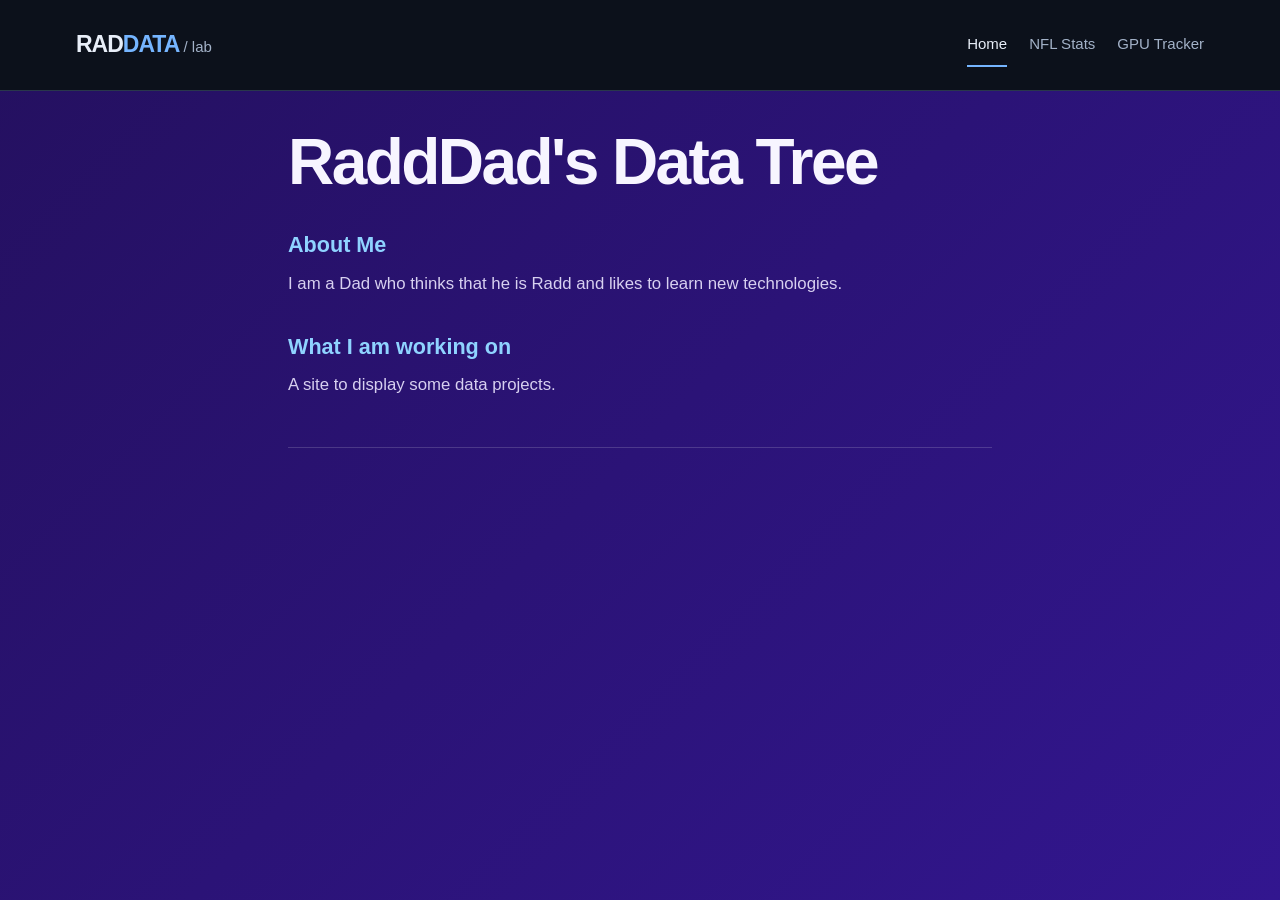
<file: index.html>
<!DOCTYPE html>
<html lang="en">
<head>
    <meta charset="UTF-8">
    <meta name="viewport" content="width=device-width, initial-scale=1.0">
    <link rel="stylesheet" href="main.css">
    <link rel="stylesheet" href="site-nav.css">
    <title>Radd Dad's Data</title>
</head>

<body class="has-site-nav">
  <a class="site-skip" href="#main-content">Skip to content</a>
  <header class="site-header">
    <div class="site-header-inner">
      <a class="wordmark" href="index.html" aria-label="RadData home">RAD<span>DATA</span><small> / lab</small></a>
      <nav aria-label="Main navigation">
        <a href="index.html" aria-current="page">Home</a>
        <a href="nfl-stats.html">NFL Stats</a>
        <a href="gpu-tracker.html">GPU Tracker</a>
      </nav>
    </div>
  </header>
  <main id="main-content" class="site-content">

    <h1>RaddDad's Data Tree</h1>

    <h2>About Me</h2>
    <p>
        I am a Dad who thinks that he is Radd and likes to learn new technologies.
    </p>

    <h2>What I am working on</h2>
    <p>
        A site to display some data projects.
    </p>




    <footer></footer>



  </main>
</body>
</html>
</file>
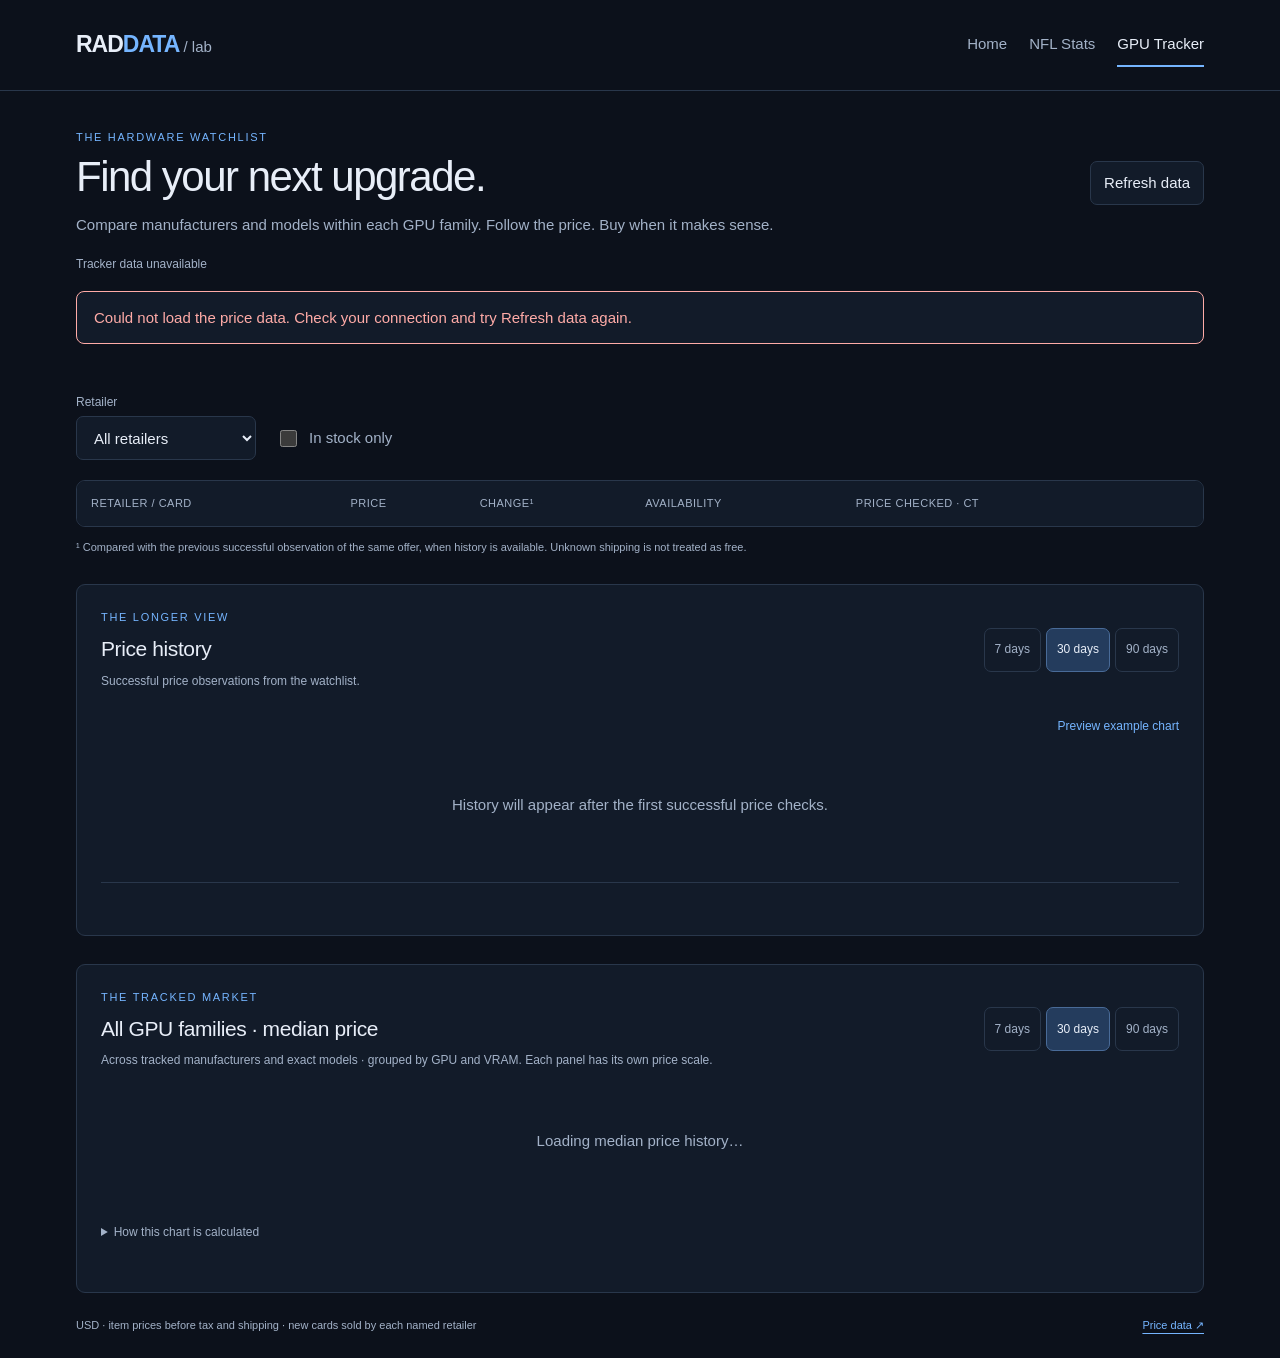
<file: gpu-tracker.html>
<!DOCTYPE html>
<html lang="en">
<head>
  <meta charset="UTF-8">
  <meta name="viewport" content="width=device-width, initial-scale=1.0">
  <meta name="description" content="Compare GPU prices and availability across Micro Center, Newegg, Best Buy, and B&H, with dated price history.">
  <title>GPU Price Tracker · RadData</title>
  <link rel="stylesheet" href="gpu-tracker.css">
  <link rel="stylesheet" href="site-nav.css">
  <script type="module" src="gpu-tracker.js?v=20261110-panels"></script>
</head>
<body class="has-site-nav">
  <a class="skip-link" href="#tracker">Skip to GPU prices</a>
  <header class="site-header">
    <div class="site-header-inner">
      <a class="wordmark" href="index.html" aria-label="RadData home">RAD<span>DATA</span><small> / lab</small></a>
      <nav aria-label="Main navigation">
        <a href="index.html">Home</a>
        <a href="nfl-stats.html">NFL Stats</a>
        <a href="gpu-tracker.html" aria-current="page">GPU Tracker</a>
      </nav>
    </div>
  </header>
  <main id="tracker">
    <div class="hero">
      <div><p class="eyebrow">The hardware watchlist</p><h1>Find your next upgrade.</h1><p class="intro">Compare manufacturers and models within each GPU family. Follow the price. Buy when it makes sense.</p></div>
      <button type="button" id="refresh" class="secondary-button">Refresh data</button>
    </div>
    <p id="data-status" class="data-status" role="status" aria-live="polite">Loading the watchlist…</p>
    <div id="load-error" class="notice error" role="alert" hidden></div>
    <div id="collection-notice" class="notice" hidden></div>
    <noscript><p class="notice">Enable JavaScript to load the retailer table and price chart. You can also <a href="https://github.com/RadDadd/gpu-price-tracker">view the source data</a>.</p></noscript>
    <section aria-label="Choose a GPU family and memory capacity">
      <div id="card-picker" class="card-picker" role="group" aria-label="GPU families"></div>
    </section>
    <div class="filters">
      <label class="filter-field" for="retailer-filter"><span>Retailer</span><select id="retailer-filter"><option value="all">All retailers</option></select></label>
      <label class="stock-filter"><input type="checkbox" id="stock-filter"> In stock only</label>
      <p id="offer-count" class="offer-count" aria-live="polite"></p>
    </div>
    <section class="comparison" aria-label="Retailer price comparison" aria-busy="true" id="comparison">
      <table>
        <caption class="sr-only">Exact-model retailer offers within the selected GPU family and memory capacity. Prices exclude tax and shipping. Dates use Central Time.</caption>
        <thead><tr><th scope="col">Retailer / card</th><th scope="col">Price</th><th scope="col">Change¹</th><th scope="col">Availability</th><th scope="col">Price checked · CT</th><th scope="col"><span class="sr-only">Actions</span></th></tr></thead>
        <tbody id="price-rows"></tbody>
      </table>
      <p id="table-empty" class="empty" hidden>No offers match these filters.</p>
    </section>
    <p class="table-note">¹ Compared with the previous successful observation of the same offer, when history is available. Unknown shipping is not treated as free.</p>
    <section class="history-panel" aria-labelledby="history-title">
      <div class="history-heading"><div><p class="eyebrow">The longer view</p><h2 id="history-title">Price history</h2><p id="history-description">Successful price observations from the watchlist.</p></div><div class="periods" role="group" aria-label="History date range"><button type="button" data-days="7" aria-pressed="false">7 days</button><button type="button" data-days="30" aria-pressed="true">30 days</button><button type="button" data-days="90" aria-pressed="false">90 days</button></div></div>
      <div class="history-toolbar"><div id="chart-legend" class="chart-legend" role="group" aria-label="Retailers shown in chart"></div><button id="demo-toggle" type="button" class="text-button" aria-pressed="false">Preview example chart</button></div>
      <p id="history-message" class="chart-message" role="status" aria-live="polite">History will appear after the first successful price checks.</p>
      <div class="chart-container" id="chart-container" hidden><svg id="price-chart" role="img" aria-labelledby="chart-title chart-desc"></svg><div id="chart-tooltip" class="chart-tooltip" role="status" aria-live="polite" hidden></div></div>
      <p class="chart-note" id="chart-note"></p>
      <details id="history-values" hidden><summary>View chart values</summary><div class="history-table-wrap"><table><thead><tr><th scope="col">Retailer</th><th scope="col">Price</th><th scope="col">Date · CT</th><th scope="col">Availability</th></tr></thead><tbody id="history-value-rows"></tbody></table></div></details>
      <div id="card-specs" class="card-specs" aria-label="Selected card specifications"></div>
      <p id="specs-note" class="specs-note"></p>
    </section>
    <section class="history-panel" aria-labelledby="median-title">
      <div class="history-heading"><div><p class="eyebrow">The tracked market</p><h2 id="median-title">All GPU families · median price</h2><p>Across tracked manufacturers and exact models · grouped by GPU and VRAM. Each panel has its own price scale.</p></div><div class="periods" role="group" aria-label="All cards date range"><button type="button" data-median-days="7" aria-pressed="false">7 days</button><button type="button" data-median-days="30" aria-pressed="true">30 days</button><button type="button" data-median-days="90" aria-pressed="false">90 days</button></div></div>
      <div class="history-toolbar"><div id="median-legend" class="chart-legend" role="group" aria-label="GPU models shown in median chart"></div></div>
      <p id="median-message" class="chart-message" role="status" aria-live="polite">Loading median price history…</p>
      <div class="chart-container" id="median-container" hidden><svg id="median-price-chart" role="img" aria-labelledby="median-chart-title median-chart-desc"></svg><div id="median-tooltip" class="chart-tooltip" role="status" aria-live="polite" hidden></div></div>
      <details class="median-method"><summary>How this chart is calculated</summary><p class="chart-note" id="median-note">Each point is a single collection run; no previous prices are carried forward. Stale, unavailable, and marketplace offers are excluded. No qualifying retailers leaves a gap; one retailer is labeled explicitly. Independent of the retailer and stock filters above.</p></details>
      <details id="median-values" hidden><summary>View median chart values</summary><div class="history-table-wrap"><table><thead><tr><th scope="col">GPU family</th><th scope="col">Median</th><th scope="col">Lowest–highest</th><th scope="col">Sample coverage</th><th scope="col">Date · CT</th></tr></thead><tbody id="median-value-rows"></tbody></table></div></details>
    </section>
    <footer><p>USD · item prices before tax and shipping · new cards sold by each named retailer</p><p><a href="https://github.com/RadDadd/gpu-price-tracker" target="_blank" rel="noopener noreferrer">Price data ↗</a></p></footer>
  </main>
</body>
</html>
</file>
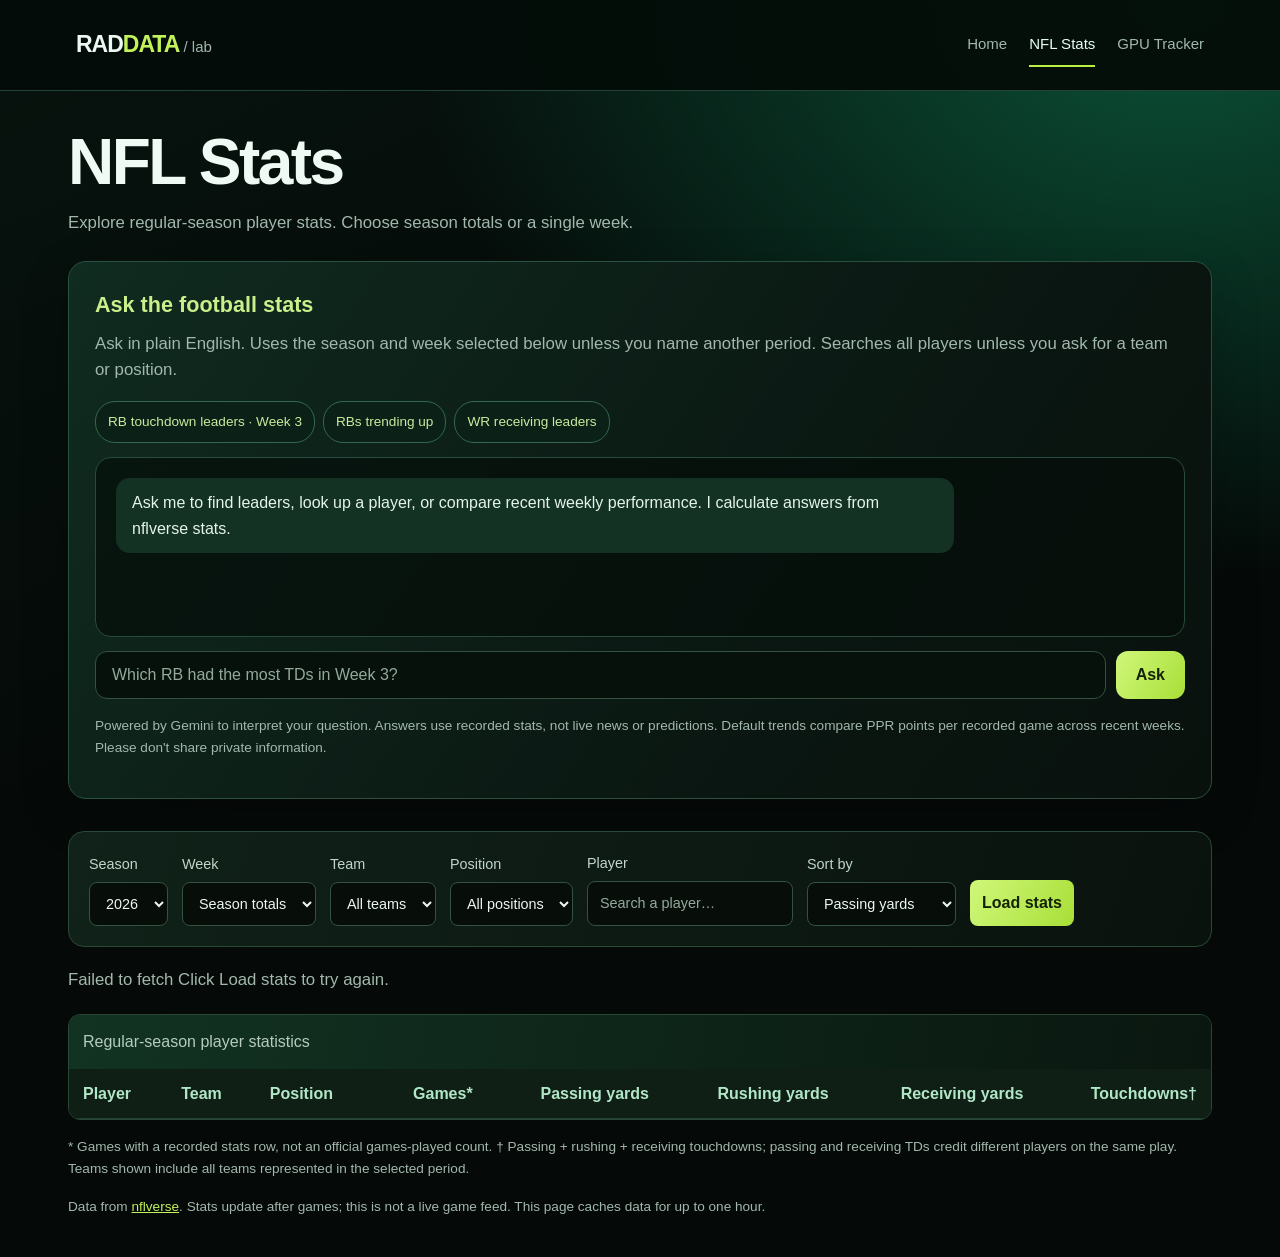
<file: nfl-stats.html>
<!DOCTYPE html>
<html lang="en">
<head>
    <meta charset="UTF-8">
    <meta name="viewport" content="width=device-width, initial-scale=1.0">
    <link rel="stylesheet" href="main.css">
    <link rel="stylesheet" href="nfl-stats.css?v=20261105-emerald-lime">
    <link rel="stylesheet" href="site-nav.css">
    <script src="nfl-stats.js" defer></script>
    <script src="nfl-chat.js" defer></script>
    <title>NFL Stats | RaddDad's Data</title>
</head>
<body class="nfl-page has-site-nav">
  <a class="site-skip" href="#main-content">Skip to content</a>
  <header class="site-header">
    <div class="site-header-inner">
      <a class="wordmark" href="index.html" aria-label="RadData home">RAD<span>DATA</span><small> / lab</small></a>
      <nav aria-label="Main navigation">
        <a href="index.html">Home</a>
        <a href="nfl-stats.html" aria-current="page">NFL Stats</a>
        <a href="gpu-tracker.html">GPU Tracker</a>
      </nav>
    </div>
  </header>
    <main id="main-content" class="site-content">
        <h1>NFL Stats</h1>
        <p>Explore regular-season player stats. Choose season totals or a single week.</p>
        <section class="chat-section nfl-chat" aria-labelledby="chatTitle">
            <h2 id="chatTitle">Ask the football stats</h2>
            <p>Ask in plain English. Uses the season and week selected below unless you name another period. Searches all players unless you ask for a team or position.</p>
            <div class="chat-examples" aria-label="Example questions">
                <button type="button" data-question="Which RB had the most touchdowns in Week 3?">RB touchdown leaders · Week 3</button>
                <button type="button" data-question="Which running backs are trending up?">RBs trending up</button>
                <button type="button" data-question="Which WR has the most receiving yards?">WR receiving leaders</button>
            </div>
            <div class="chat-window" id="chatWindow" role="log" aria-label="Football chat messages" aria-live="polite">
                <div class="message assistant-message">Ask me to find leaders, look up a player, or compare recent weekly performance. I calculate answers from nflverse stats.</div>
            </div>
            <form class="chat-form" id="chatForm">
                <input type="text" id="chatInput" placeholder="Which RB had the most TDs in Week 3?" maxlength="1200" autocomplete="off" required aria-label="Your football stats question">
                <button type="submit" id="chatSend">Ask</button>
            </form>
            <p class="stats-note">Powered by Gemini to interpret your question. Answers use recorded stats, not live news or predictions. Default trends compare PPR points per recorded game across recent weeks. Please don't share private information.</p>
        </section>
        <form id="statsFilters" class="stats-filters">
            <label>Season<select id="season" name="season"></select></label>
            <label>Week<select id="week" name="week"><option value="all">Season totals</option></select></label>
            <label>Team<select id="team"><option value="all">All teams</option></select></label>
            <label>Position<select id="position"><option value="all">All positions</option><option>QB</option><option>RB</option><option>WR</option><option>TE</option><option>FB</option></select></label>
            <label>Player<input id="playerSearch" type="search" placeholder="Search a player…" maxlength="100"></label>
            <label>Sort by<select id="sort"><option value="passingYards">Passing yards</option><option value="rushingYards">Rushing yards</option><option value="receivingYards">Receiving yards</option><option value="touchdowns">Touchdowns</option><option value="name">Player name</option></select></label>
            <button id="loadStats" type="submit">Load stats</button>
        </form>
        <p id="statsStatus" role="status" aria-live="polite">Loading NFL stats…</p>
        <div class="table-scroll" tabindex="0" role="region" aria-label="NFL player stats table; scroll horizontally for more columns">
            <table id="statsTable" aria-busy="true">
                <caption id="statsCaption">Regular-season player statistics</caption>
                <thead><tr>
                    <th scope="col">Player</th><th scope="col">Team</th><th scope="col">Position</th><th scope="col">Games*</th>
                    <th scope="col">Passing yards</th><th scope="col">Rushing yards</th><th scope="col">Receiving yards</th><th scope="col">Touchdowns†</th>
                </tr></thead>
                <tbody id="statsBody"></tbody>
            </table>
        </div>
        <p class="stats-note">* Games with a recorded stats row, not an official games-played count. † Passing + rushing + receiving touchdowns; passing and receiving TDs credit different players on the same play. Teams shown include all teams represented in the selected period.</p>
        <p class="stats-note">Data from <a href="https://github.com/nflverse/nflverse-data">nflverse</a>. Stats update after games; this is not a live game feed. This page caches data for up to one hour.</p>
        <p id="dataTime" class="stats-note"></p>
        <noscript><p>Enable JavaScript to load player stats.</p></noscript>
    </main>
</body>
</html>
</file>
<file: main.css>
:root {
    --bg: #32168f;
    --bg-deep: #24105f;
    --surface: rgba(255, 255, 255, 0.08);
    --text: #f7f5ff;
    --muted: #d7d0f0;
    --accent: #8fd3ff;
    --border: rgba(255, 255, 255, 0.16);
}

* {
    box-sizing: border-box;
}

html {
    min-height: 100%;
    background: linear-gradient(135deg, var(--bg-deep), var(--bg));
}

body {
    margin: 0;
    min-height: 100vh;
    padding: 48px 24px;
    font-family: Arial, Helvetica, sans-serif;
    color: var(--text);
    background: transparent;
    line-height: 1.6;
}

body > * {
    width: min(760px, 100%);
    margin-left: auto;
    margin-right: auto;
}

h1 {
    margin: 0 0 32px;
    font-size: clamp(2.25rem, 6vw, 4rem);
    line-height: 1.05;
    letter-spacing: -0.04em;
}

h2 {
    margin-top: 32px;
    margin-bottom: 8px;
    color: var(--accent);
    font-size: 1.35rem;
}

p {
    margin-top: 0;
    color: var(--muted);
    font-size: 1.05rem;
}

footer {
    margin-top: 48px;
    padding-top: 20px;
    border-top: 1px solid var(--border);
}

@media (max-width: 600px) {
    body {
        padding: 32px 18px;
    }
}

.chat-section {
    margin-top: 48px;
}

.chat-window {
    min-height: 320px;
    max-height: 480px;
    overflow-y: auto;
    padding: 20px;
    border: 1px solid var(--border);
    border-radius: 16px;
    background: var(--surface);
    backdrop-filter: blur(10px);
}

.message {
    width: fit-content;
    max-width: 80%;
    margin-bottom: 14px;
    padding: 12px 16px;
    border-radius: 14px;
}

.assistant-message {
    margin-right: auto;
    background: rgba(255, 255, 255, 0.12);
    color: var(--text);
}

.user-message {
    margin-left: auto;
    background: var(--accent);
    color: #111;
}

.chat-form {
    display: flex;
    gap: 10px;
    margin-top: 14px;
}

.chat-form input {
    flex: 1;
    padding: 14px 16px;
    border: 1px solid var(--border);
    border-radius: 12px;
    font-size: 1rem;
    background: rgba(255, 255, 255, 0.08);
    color: var(--text);
    outline: none;
}

.chat-form input::placeholder {
    color: var(--muted);
}

.chat-form input:focus {
    border-color: var(--accent);
}

.chat-form button {
    padding: 14px 20px;
    border: none;
    border-radius: 12px;
    font-size: 1rem;
    cursor: pointer;
    background: var(--accent);
    color: #111;
}

.chat-form button:hover {
    opacity: 0.9;
}

.chat-form button:disabled {
    opacity: 0.6;
    cursor: wait;
}
</file>
<file: site-nav.css>
/* Shared navigation for every public page. Load after page styles. */
body.has-site-nav { padding: 0; }
.has-site-nav > .site-header {
  box-sizing: border-box;
  width: 100%;
  max-width: none;
  margin: 0;
  padding: 0;
  color: #e8eef8;
  background: #0c111b;
  border-bottom: 1px solid #29374b;
  font: 15px/1.55 Arial, Helvetica, sans-serif;
}
.site-header-inner {
  box-sizing: border-box;
  max-width: 1184px;
  margin: 0 auto;
  padding: 23px 28px;
  display: flex;
  align-items: center;
  justify-content: space-between;
  flex-wrap: wrap;
  gap: 20px;
}
.site-header .wordmark {
  color: #e8eef8;
  font-size: 23px;
  font-weight: 600;
  letter-spacing: -1px;
  text-decoration: none;
  white-space: nowrap;
}
.site-header .wordmark span { color: #75b5ff; }
.site-header .wordmark small { color: #a3b2c8; font-size: 15px; font-weight: 400; letter-spacing: 0; }
.site-header nav { display: flex; flex-wrap: wrap; align-items: center; gap: 22px; margin: 0; padding: 0; }
.site-header nav a {
  box-sizing: border-box;
  min-height: 44px;
  display: inline-flex;
  align-items: center;
  padding: 8px 0;
  border-bottom: 2px solid transparent;
  color: #a3b2c8;
  font-size: 15px;
  font-weight: 400;
  letter-spacing: normal;
  text-decoration: none;
  white-space: nowrap;
}
.site-header nav a:hover { color: #e8eef8; }
.site-header nav a[aria-current="page"] { color: #e8eef8; border-bottom-color: #75b5ff; }
.site-header a:focus-visible, .site-skip:focus-visible { outline: 2px solid #75b5ff; outline-offset: 4px; }
.site-content { box-sizing: border-box; padding: 38px 28px 24px; }
.site-skip { position: absolute; top: 8px; left: 8px; width: auto; padding: 10px; color: #75b5ff; background: #121b29; transform: translateY(-160%); z-index: 5; }
.site-skip:focus { transform: none; }
@media (max-width: 760px) {
  .site-header-inner { padding: 18px; gap: 12px; }
  .site-header nav { gap: 18px; margin-left: auto; }
  .site-header nav a { font-size: 13px; }
  .site-content { padding: 28px 16px 20px; }
}
</file>
<file: gpu-tracker.css>
:root {
  color-scheme: dark;
  --bg: #0c111b;
  --panel: #121b29;
  --line: #29374b;
  --text: #e8eef8;
  --muted: #a3b2c8;
  --blue: #75b5ff;
  --green: #79ddba;
  --amber: #f0cb8b;
  --red: #ffaba7;
}
* { box-sizing: border-box; }
[hidden] { display: none !important; }
body { margin: 0; background: var(--bg); color: var(--text); font: 15px/1.55 Arial, Helvetica, sans-serif; }
a { color: var(--blue); text-underline-offset: 4px; }
button, input, select { font: inherit; }
button, select { min-height: 44px; }
button, a, select, input { -webkit-tap-highlight-color: transparent; }
button { cursor: pointer; }
button:disabled { cursor: wait; opacity: .65; }
:focus-visible { outline: 2px solid var(--blue); outline-offset: 4px; }
.skip-link { position: absolute; top: 8px; left: 8px; padding: 10px; background: var(--panel); transform: translateY(-150%); z-index: 5; }
.skip-link:focus { transform: none; }
main { max-width: 1184px; margin: auto; padding: 38px 28px 24px; }
.hero { display: flex; flex-wrap: wrap; justify-content: space-between; align-items: center; gap: 18px; }
.eyebrow { text-transform: uppercase; letter-spacing: 1.7px; color: var(--blue); font-size: 11px; margin: 0 0 7px; }
h1 { margin: 0 0 12px; font-size: clamp(29px, 4vw, 42px); font-weight: 500; letter-spacing: -1.5px; line-height: 1.15; }
h2 { margin: 0 0 6px; font-size: 21px; font-weight: 500; letter-spacing: -.4px; }
p { margin: 0; }
.intro, .data-status, .offer-count, .table-note, .history-heading p:not(.eyebrow), footer, .specs-note, .chart-note { color: var(--muted); }
.data-status { margin: 18px 0 0; font-size: 12px; }
.secondary-button, select, .periods button { background: var(--panel); color: var(--text); border: 1px solid var(--line); border-radius: 7px; padding: 8px 13px; }
.secondary-button:hover, .periods button:hover { border-color: var(--blue); }
.notice { padding: 14px 17px; border: 1px solid var(--line); background: var(--panel); color: var(--muted); border-radius: 8px; margin-top: 18px; }
.error { border-color: var(--red); color: var(--red); }
.card-picker { display: flex; gap: 12px; flex-wrap: wrap; margin: 25px 0 24px; }
.gpu-choice { flex: 1; min-width: min(240px, 100%); padding: 15px 19px; text-align: left; color: var(--muted); background: var(--panel); border: 1px solid var(--line); border-radius: 8px; }
.gpu-choice[aria-pressed=true] { background: #15253c; border-color: var(--blue); color: var(--text); }
.gpu-choice strong { display: block; font-size: 17px; font-weight: 500; margin-bottom: 3px; }
.gpu-choice small { color: var(--muted); font-size: 12px; }
.filters { display: flex; gap: 20px; flex-wrap: wrap; align-items: end; margin-bottom: 20px; }
.filter-field { display: grid; gap: 4px; }
.filter-field span { font-size: 12px; color: var(--muted); }
select { min-width: 180px; }
.stock-filter { display: flex; align-items: center; gap: 9px; min-height: 44px; color: var(--muted); }
.stock-filter input { width: 17px; height: 17px; accent-color: var(--blue); }
.offer-count { margin-left: auto; font-size: 12px; padding-bottom: 12px; }
.comparison { border: 1px solid var(--line); border-radius: 9px; overflow: hidden; }
table { border-collapse: collapse; width: 100%; font-size: 13px; }
th { background: var(--panel); color: var(--muted); font-size: 11px; font-weight: 500; letter-spacing: .5px; text-transform: uppercase; text-align: left; padding: 14px; }
td { padding: 18px 14px; border-top: 1px solid var(--line); vertical-align: middle; }
td small { display: block; font-size: 11px; color: var(--muted); margin-top: 4px; }
.retailer-name { font-weight: 500; }
.price { font-size: 20px; font-variant-numeric: tabular-nums; white-space: nowrap; }
.best, .in-stock, .price-drop { color: var(--green); }
.best { font-size: 11px; display: block; margin-top: 3px; }
.price-rise { color: var(--red); }
.pending, .out-of-stock { color: var(--muted); }
.stale, .preorder { color: var(--amber); }
.time-cell { font-variant-numeric: tabular-nums; }
.time-cell time { white-space: nowrap; }
.row-actions { display: flex; gap: 10px; align-items: center; flex-wrap: wrap; }
.row-actions button, .text-button { border: 0; padding: 8px 0; background: transparent; color: var(--blue); }
.row-actions a { white-space: nowrap; }
.row-selected { background: #122035; }
.table-note { font-size: 11px; margin-top: 12px; }
.empty { padding: 30px 18px; text-align: center; color: var(--muted); }
.history-panel { margin-top: 28px; padding: 24px; border: 1px solid var(--line); border-radius: 9px; background: var(--panel); }
.history-heading, .history-toolbar { display: flex; justify-content: space-between; align-items: center; gap: 16px; flex-wrap: wrap; }
.history-heading p:not(.eyebrow) { font-size: 12px; }
.periods { display: flex; gap: 5px; }
.periods button { color: var(--muted); padding: 6px 10px; font-size: 12px; }
.periods button[aria-pressed=true] { background: #243c5d; color: var(--text); border-color: #496b98; }
.history-toolbar { margin-top: 14px; }
.chart-legend { display: flex; flex-wrap: wrap; gap: 4px 18px; }
.legend-button { background: transparent; border: 0; color: var(--text); display: flex; gap: 7px; align-items: center; font-size: 12px; padding: 6px 0; }
.legend-button[aria-pressed=false] { opacity: .45; }
.legend-swatch { width: 18px; height: 3px; }
.text-button { font-size: 12px; }
.chart-message { color: var(--muted); padding: 45px 10px; text-align: center; }
.chart-container { position: relative; margin-top: 8px; }
#price-chart, #median-price-chart { display: block; width: 100%; height: 280px; overflow: visible; touch-action: pan-y; }
.chart-tooltip { padding: 10px 13px; background: #1b2d46; border: 1px solid var(--line); border-radius: 6px; font-size: 12px; margin: 8px 0; font-variant-numeric: tabular-nums; }
.chart-note { font-size: 11px; margin: 8px 0; }
.card-specs { display: flex; gap: 9px; flex-wrap: wrap; border-top: 1px solid var(--line); padding-top: 18px; margin-top: 20px; }
.spec { font-size: 12px; padding: 6px 10px; border: 1px solid var(--line); border-radius: 5px; color: var(--muted); overflow-wrap: anywhere; }
.specs-note { font-size: 11px; margin-top: 10px; }
details { margin-top: 14px; color: var(--muted); font-size: 12px; }
summary { cursor: pointer; padding: 8px 0; }
.history-table-wrap { max-height: 320px; overflow: auto; margin-top: 10px; }
.history-table-wrap th { position: sticky; top: 0; }
footer { margin-top: 24px; display: flex; flex-wrap: wrap; gap: 10px 24px; justify-content: space-between; font-size: 11px; }
.sr-only { position: absolute; width: 1px; height: 1px; padding: 0; margin: -1px; overflow: hidden; clip: rect(0,0,0,0); border: 0; }
@media (max-width: 760px) {
  main { padding: 28px 16px 20px; }
  .hero { align-items: start; }
  .hero .secondary-button { font-size: 12px; }
  .gpu-choice { min-width: min(180px, 100%); padding: 13px; }
  .offer-count { margin-left: 0; padding: 0; width: 100%; }
  .comparison table, .comparison tbody { display: block; }
  .comparison thead { display: none; }
  .comparison tr { display: grid; grid-template-columns: minmax(0,1fr) minmax(0,1fr); gap: 14px; padding: 17px; border-top: 1px solid var(--line); }
  .comparison tr:first-child { border-top: 0; }
  .comparison td { display: block; padding: 0; border: 0; min-width: 0; }
  .comparison td:first-child { grid-column: 1 / -1; }
  .comparison td:nth-child(4) { text-align: right; }
  .comparison td:nth-child(3) { order: 5; }
  .comparison td:nth-child(3)::before { content: 'Change: '; color: var(--muted); font-size: 11px; }
  .comparison td:nth-child(5) { grid-column: 1 / -1; order: 4; }
  .comparison td:nth-child(5)::before { content: 'Price checked · '; color: var(--muted); }
  .comparison td:last-child { order: 6; }
  .row-actions { justify-content: flex-end; }
  .history-panel { padding: 18px 14px; }
  .history-heading { align-items: start; }
  #price-chart, #median-price-chart { height: 240px; }
}
@media (prefers-reduced-motion: no-preference) { button { transition: background-color .15s, border-color .15s; } }

.median-grid {display:grid;grid-template-columns:repeat(2,minmax(0,1fr));gap:18px}
.median-panel {min-width:0;background:#0c1320;border:1px solid #29374b;border-radius:12px;padding:18px}
.median-panel h3 {margin:0 0 4px;font-size:1rem;color:#e8eef8}
.median-panel .median-current {margin:0;font-size:1.5rem;color:#e8eef8}
.median-panel small {color:#a3b2c8}
.median-panel svg {display:block;width:100%;margin-top:12px}
.median-method {margin:18px 0;color:#a3b2c8}
.median-method summary {cursor:pointer}
#median-container {overflow:visible}
@media(max-width:700px){.median-grid{grid-template-columns:1fr}}
</file>
<file: nfl-stats.css>
.nfl-page > main { width: min(1200px, 100%); }
.nfl-page a { color: var(--accent); }
.nfl-chat { margin: 24px 0 32px; }
.nfl-chat .chat-window { min-height: 180px; max-height: 460px; }
.nfl-chat .message { white-space: pre-wrap; }
.chat-examples { display: flex; flex-wrap: wrap; gap: 8px; margin-bottom: 14px; }
.chat-examples button { background: var(--surface); color: var(--accent); border: 1px solid var(--border); border-radius: 20px; padding: 9px 12px; cursor: pointer; font: inherit; font-size: .85rem; }
.chat-examples button:disabled { opacity: .6; cursor: wait; }
.chat-source { display: block; margin-top: 10px; font-size: .8rem; color: var(--muted); }
.nfl-chat .chat-form input { min-width: 0; }
.stats-filters { display: flex; flex-wrap: wrap; align-items: end; gap: 14px; padding: 20px; background: var(--surface); border: 1px solid var(--border); border-radius: 16px; }
.stats-filters label { display: flex; flex-direction: column; gap: 6px; font-size: .9rem; }
.stats-filters input, .stats-filters select, .stats-filters button { min-height: 44px; padding: 10px 12px; border-radius: 8px; font: inherit; }
.stats-filters input, .stats-filters select { background: var(--bg-deep); color: var(--text); border: 1px solid var(--border); }
.stats-filters button { background: var(--accent); color: #111; border: 0; cursor: pointer; }
.stats-filters button:disabled { opacity: .6; cursor: wait; }
.nfl-page :focus-visible { outline: 2px solid var(--accent); outline-offset: 3px; }
#statsStatus { margin: 20px 0; }
.table-scroll { overflow-x: auto; border: 1px solid var(--border); border-radius: 12px; background: var(--surface); }
.nfl-page table { width: 100%; border-collapse: collapse; white-space: nowrap; font-variant-numeric: tabular-nums; }
.nfl-page caption { padding: 14px; text-align: left; color: var(--muted); }
.nfl-page th, .nfl-page td { padding: 12px 14px; border-bottom: 1px solid var(--border); text-align: right; }
.nfl-page th:nth-child(-n+3), .nfl-page td:nth-child(-n+3) { text-align: left; }
.nfl-page thead { background: var(--bg-deep); }
.nfl-page tbody tr:hover { background: rgba(255,255,255,.06); }
.nfl-page .stats-note { font-size: .85rem; margin-top: 16px; }
@media (max-width: 600px) { .stats-filters label { flex: 1 1 120px; min-width: 0; } .stats-filters input, .stats-filters select { width: 100%; } }

/* NFL-only emerald and lime theme. */
:root { color-scheme: dark; --bg:#061c15; --bg-deep:#050908; --surface:#0b1511; --text:#edf7f1; --muted:#a2b8ac; --accent:#6ee7b7; --border:#244237; }
html { background:#050908; }
body.nfl-page { background:radial-gradient(ellipse at 92% 0%, #0b5137 0, transparent 46%), linear-gradient(155deg,#07130e 0%,#050908 62%); background-attachment:fixed; }
body.nfl-page > .site-header { background:rgba(4,12,8,.94); border-bottom-color:#244237; }
.nfl-page .site-header .wordmark { color:#edf7f1; }
.nfl-page .site-header .wordmark span { color:#6ee7b7; }
.nfl-page .site-header .wordmark small, .nfl-page .site-header nav a { color:#a2b8ac; }
.nfl-page .site-header nav a[aria-current="page"] { color:#e6fff2; border-bottom-color:#34d399; }
.nfl-page .site-header nav a:hover { color:#6ee7b7; }
.nfl-page h1 { margin-bottom:14px; color:#f0faf4; }
.nfl-page .nfl-chat { padding:26px; border:1px solid #2a5140; border-radius:18px; background:linear-gradient(125deg,#102b20 0%,#0a1611 68%,#09110d 100%); box-shadow:0 16px 50px #0003; }
.nfl-page .nfl-chat h2 { margin-top:0; color:#8eebc1; }
.nfl-page .chat-window { background:#050d09b3; border-color:#284b3b; backdrop-filter:none; }
.nfl-page .assistant-message { background:#143224; color:#e3f5e9; }
.nfl-page .user-message { background:linear-gradient(120deg,#72e9b5,#32c78e); color:#042315; }
.nfl-page .chat-examples button { background:#0b2117; color:#9cf1ca; border-color:#34674e; }
.nfl-page .chat-examples button:hover { background:#173e2b; }
.nfl-page .chat-form input { background:#07110c; border-color:#34523f; }
.nfl-page .chat-form button, .nfl-page .stats-filters button { background:linear-gradient(120deg,#6ee7b7,#28be86); color:#032617; font-weight:600; }
.nfl-page .stats-filters { background:linear-gradient(110deg,#102219,#0a120e); border-color:#2a4938; }
.nfl-page .stats-filters label { color:#c1d6c9; }
.nfl-page .stats-filters input, .nfl-page .stats-filters select { background:#070e0a; border-color:#34523f; }
.nfl-page input::placeholder { color:#93aa9b; }
.nfl-page .table-scroll { background:#0a120e; border-color:#294636; }
.nfl-page caption { color:#b5ccbd; background:linear-gradient(100deg,#123322,#0a1710); }
.nfl-page thead { background:#101f16; color:#b0e8c7; }
.nfl-page tbody tr:nth-child(even) { background:#0e1b13; }
.nfl-page tbody tr:hover { background:#173a27; }
.nfl-page td:first-child { color:#eef9f1; font-weight:600; }
.nfl-page td:last-child { color:#86edb6; }
.nfl-page .stats-note { color:#a2b8ac; }
@media (max-width:600px) { .nfl-page .nfl-chat { padding:18px; } .nfl-page .message { max-width:95%; } .nfl-page .chat-form input { width:0; } }

/* Lime variation: retain emerald surfaces and neutral body text. */
:root { --accent:#c3f35b; }
.nfl-page .site-header .wordmark span,
.nfl-page .site-header nav a:hover { color:#c3f35b; }
.nfl-page .site-header nav a[aria-current="page"] { border-bottom-color:#b7ef43; }
.nfl-page .nfl-chat h2 { color:#c9ee8a; }
.nfl-page .chat-examples button { color:#cbe99d; }
.nfl-page .chat-form button,
.nfl-page .stats-filters button,
.nfl-page .user-message { background:linear-gradient(120deg,#d0f77a,#a8df37); color:#142306; }
.nfl-page td:last-child { color:#c3ef7c; }
.nfl-page .site-header a:focus-visible { outline-color:#c3f35b; }
</file>
